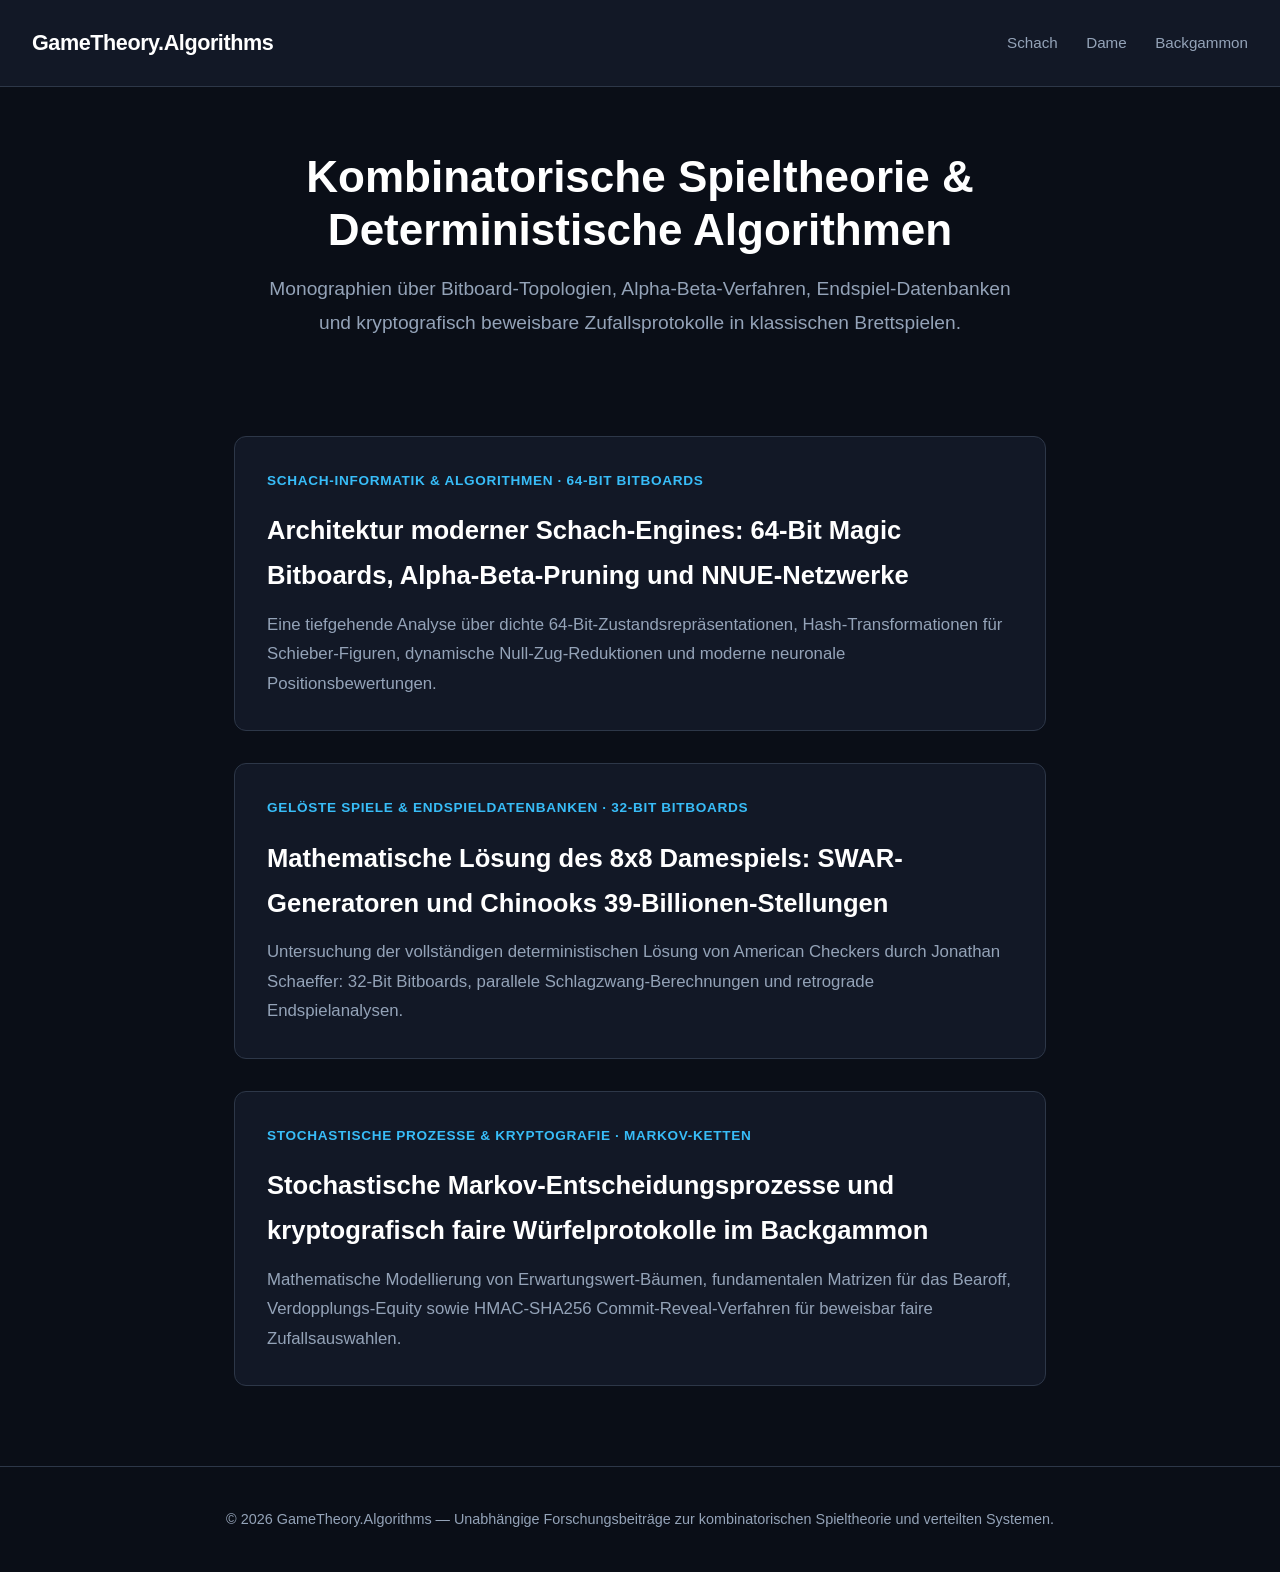
<file: index.html>
<!DOCTYPE html>
<html lang="de">
<head>
  <meta charset="UTF-8">
  <meta name="viewport" content="width=device-width, initial-scale=1.0">
  <title>Spieltheorie & Algorithmische Spielanalyse: Schach, Dame und Backgammon</title>
  <meta name="description" content="Tiefgehende mathematische und algorithmische Abhandlungen über Schach-Engines, gelöste Damespiele und stochastische Markov-Entscheidungsprozesse im Backgammon.">
  <link rel="stylesheet" href="./style.css">
</head>
<body>
  <header>
    <a href="./" class="logo">GameTheory.Algorithms</a>
    <nav>
      <a href="./schach-engine-architektur/">Schach</a>
      <a href="./dame-algorithmen-chinook/">Dame</a>
      <a href="./backgammon-stochastik-faire-wuerfel/">Backgammon</a>
    </nav>
  </header>

  <section class="hero">
    <h1>Kombinatorische Spieltheorie & Deterministische Algorithmen</h1>
    <p>Monographien über Bitboard-Topologien, Alpha-Beta-Verfahren, Endspiel-Datenbanken und kryptografisch beweisbare Zufallsprotokolle in klassischen Brettspielen.</p>
  </section>

  <main class="container">
    <div class="article-list">
      
      <div class="article-card">
        <div class="meta">Schach-Informatik & Algorithmen · 64-Bit Bitboards</div>
        <h2><a href="./schach-engine-architektur/">Architektur moderner Schach-Engines: 64-Bit Magic Bitboards, Alpha-Beta-Pruning und NNUE-Netzwerke</a></h2>
        <p>Eine tiefgehende Analyse über dichte 64-Bit-Zustandsrepräsentationen, Hash-Transformationen für Schieber-Figuren, dynamische Null-Zug-Reduktionen und moderne neuronale Positionsbewertungen.</p>
      </div>

      <div class="article-card">
        <div class="meta">Gelöste Spiele & Endspieldatenbanken · 32-Bit Bitboards</div>
        <h2><a href="./dame-algorithmen-chinook/">Mathematische Lösung des 8x8 Damespiels: SWAR-Generatoren und Chinooks 39-Billionen-Stellungen</a></h2>
        <p>Untersuchung der vollständigen deterministischen Lösung von American Checkers durch Jonathan Schaeffer: 32-Bit Bitboards, parallele Schlagzwang-Berechnungen und retrograde Endspielanalysen.</p>
      </div>

      <div class="article-card">
        <div class="meta">Stochastische Prozesse & Kryptografie · Markov-Ketten</div>
        <h2><a href="./backgammon-stochastik-faire-wuerfel/">Stochastische Markov-Entscheidungsprozesse und kryptografisch faire Würfelprotokolle im Backgammon</a></h2>
        <p>Mathematische Modellierung von Erwartungswert-Bäumen, fundamentalen Matrizen für das Bearoff, Verdopplungs-Equity sowie HMAC-SHA256 Commit-Reveal-Verfahren für beweisbar faire Zufallsauswahlen.</p>
      </div>

    </div>
  </main>

  <footer>
    <p>&copy; 2026 GameTheory.Algorithms — Unabhängige Forschungsbeiträge zur kombinatorischen Spieltheorie und verteilten Systemen.</p>
  </footer>
</body>
</html>
</file>
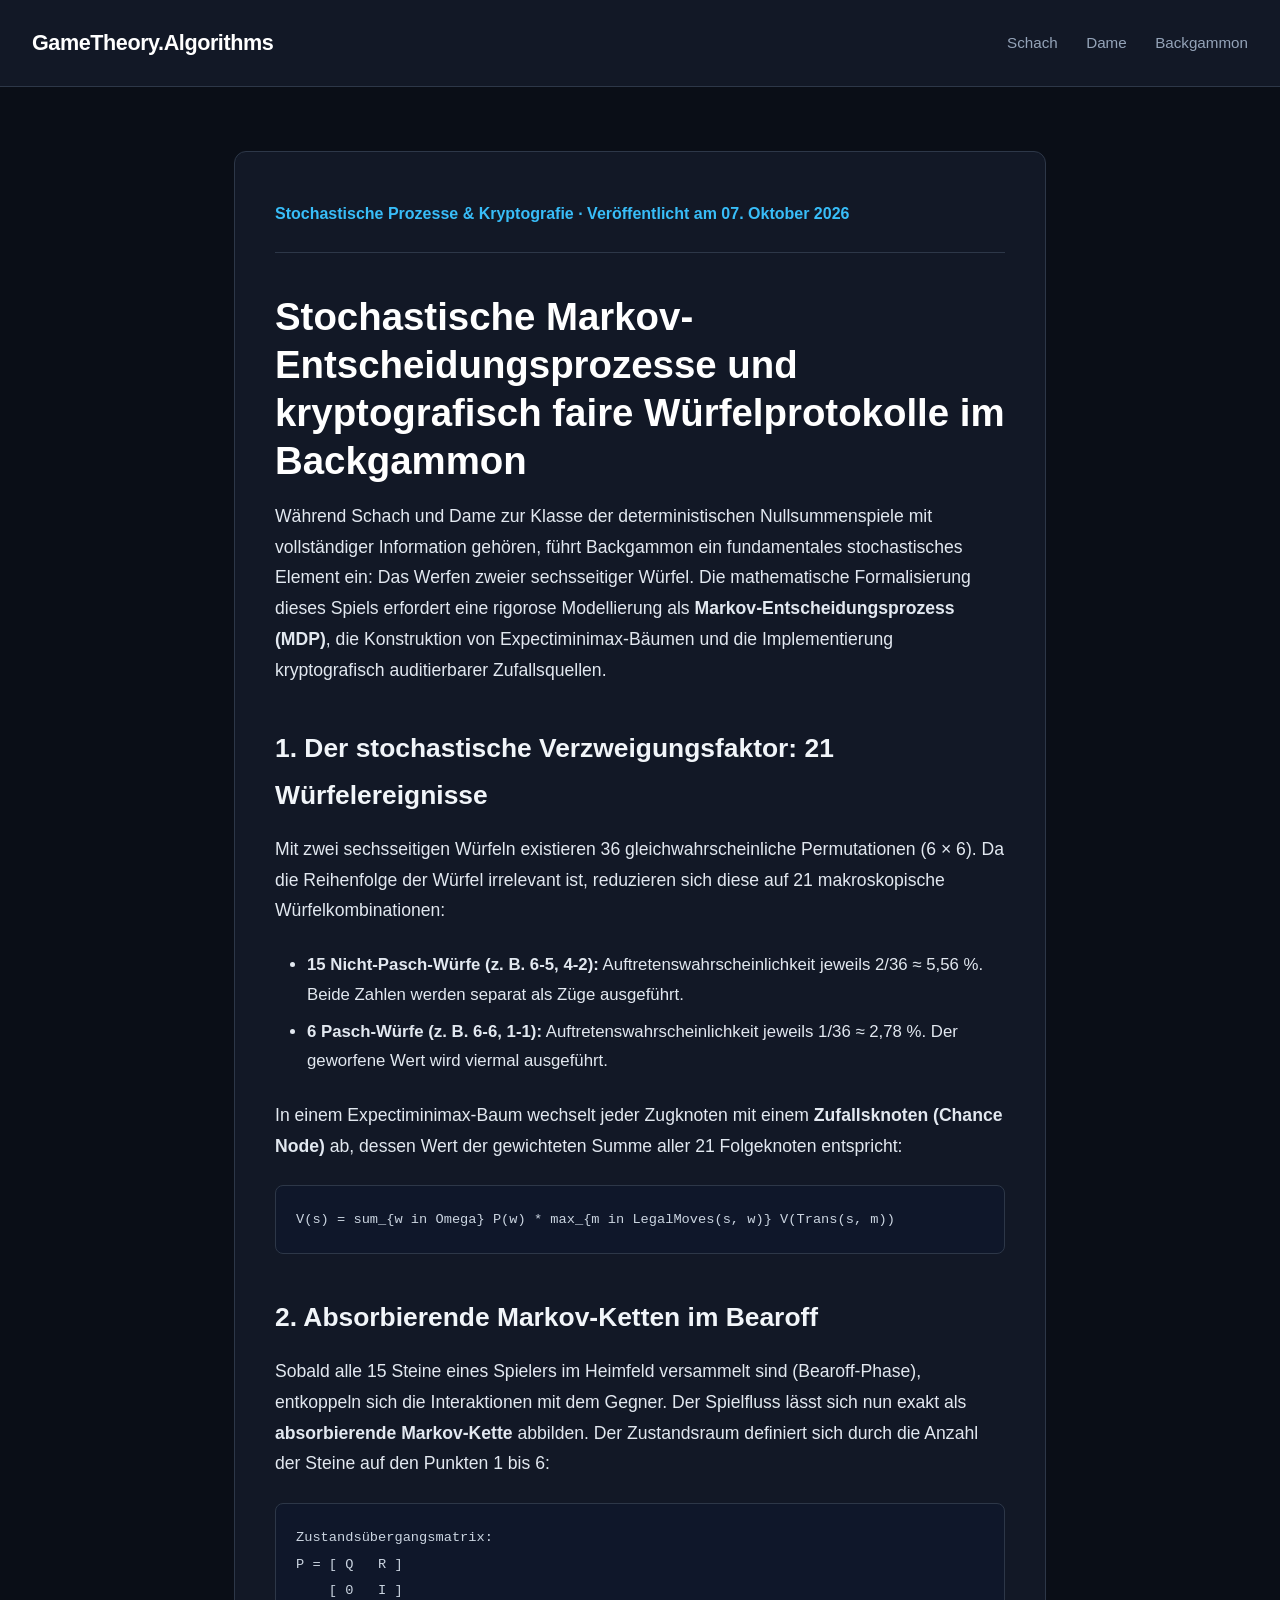
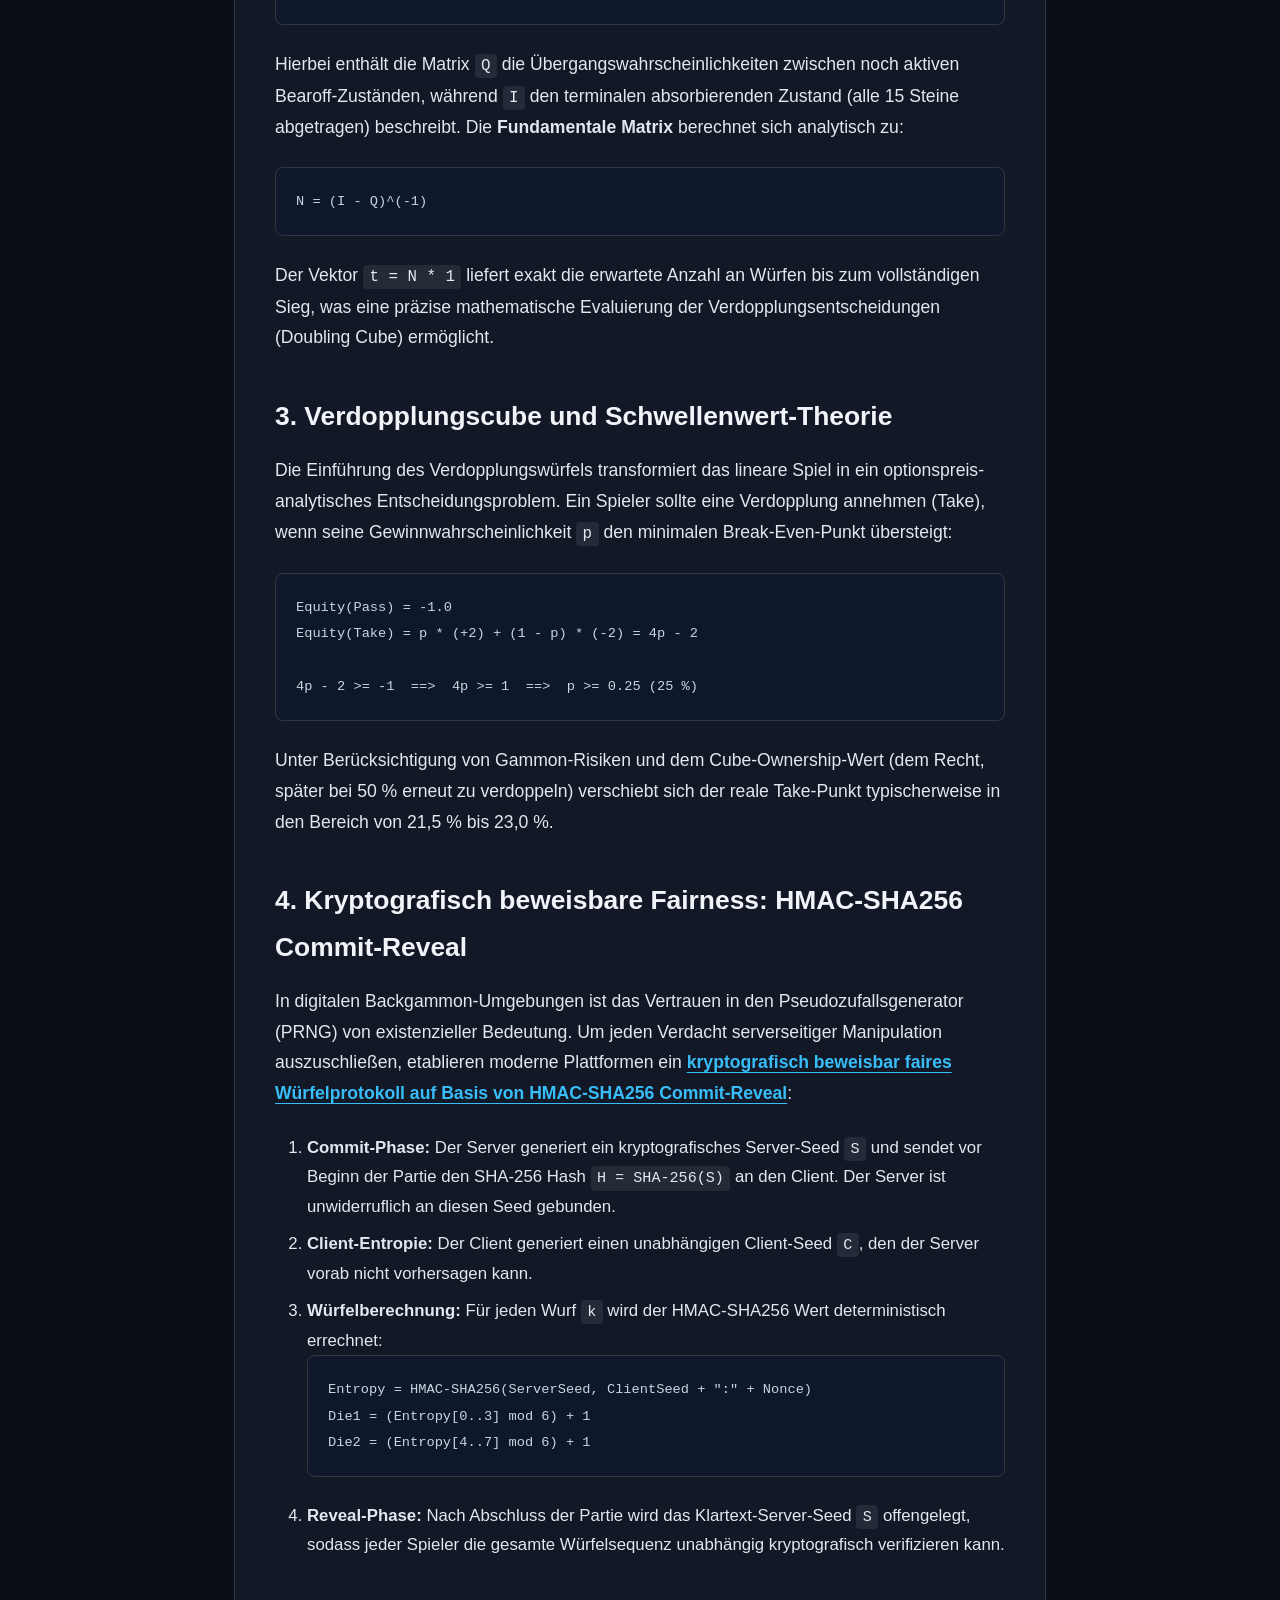
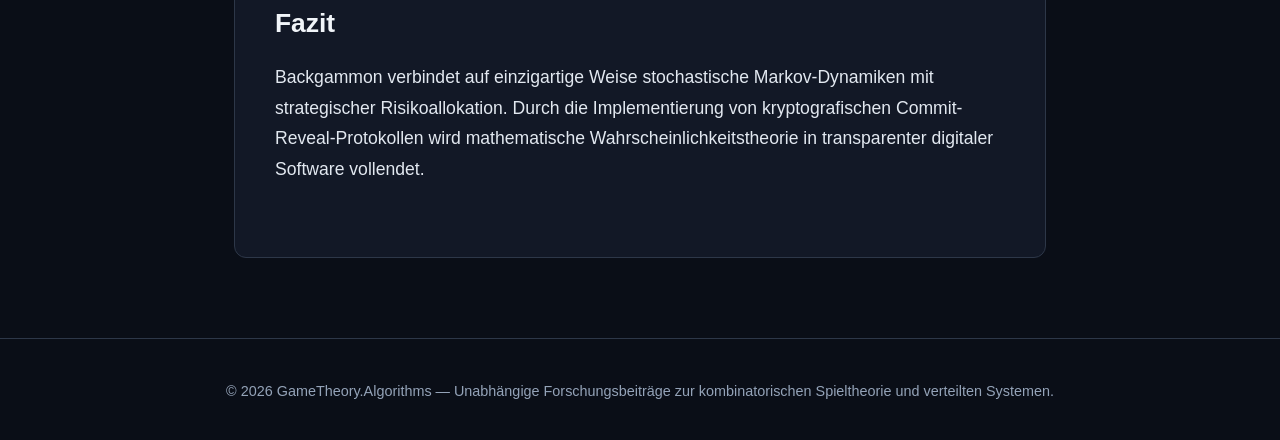
<file: backgammon-stochastik-faire-wuerfel/index.html>
<!DOCTYPE html>
<html lang="de">
<head>
  <meta charset="UTF-8">
  <meta name="viewport" content="width=device-width, initial-scale=1.0">
  <title>Stochastische Markov-Entscheidungsprozesse und kryptografisch faire Würfelprotokolle im Backgammon</title>
  <meta name="description" content="Mathematische Analyse stochastischer Spiele: Erwartungswert-Bäume, absorbierende Markov-Ketten für das Bearoff und kryptografische Commit-Reveal-Würfelsysteme im Backgammon.">
  <link rel="stylesheet" href="../style.css">
</head>
<body>
  <header>
    <a href="../" class="logo">GameTheory.Algorithms</a>
    <nav>
      <a href="../schach-engine-architektur/">Schach</a>
      <a href="../dame-algorithmen-chinook/">Dame</a>
      <a href="../backgammon-stochastik-faire-wuerfel/">Backgammon</a>
    </nav>
  </header>

  <main class="container">
    <article>
      <div class="meta">Stochastische Prozesse & Kryptografie · Veröffentlicht am 07. Oktober 2026</div>
      <h1>Stochastische Markov-Entscheidungsprozesse und kryptografisch faire Würfelprotokolle im Backgammon</h1>
      
      <p>Während Schach und Dame zur Klasse der deterministischen Nullsummenspiele mit vollständiger Information gehören, führt Backgammon ein fundamentales stochastisches Element ein: Das Werfen zweier sechsseitiger Würfel. Die mathematische Formalisierung dieses Spiels erfordert eine rigorose Modellierung als <strong>Markov-Entscheidungsprozess (MDP)</strong>, die Konstruktion von Expectiminimax-Bäumen und die Implementierung kryptografisch auditierbarer Zufallsquellen.</p>

      <h2>1. Der stochastische Verzweigungsfaktor: 21 Würfelereignisse</h2>
      <p>Mit zwei sechsseitigen Würfeln existieren 36 gleichwahrscheinliche Permutationen (6 × 6). Da die Reihenfolge der Würfel irrelevant ist, reduzieren sich diese auf 21 makroskopische Würfelkombinationen:</p>

      <ul>
        <li><strong>15 Nicht-Pasch-Würfe (z. B. 6-5, 4-2):</strong> Auftretenswahrscheinlichkeit jeweils 2/36 ≈ 5,56 %. Beide Zahlen werden separat als Züge ausgeführt.</li>
        <li><strong>6 Pasch-Würfe (z. B. 6-6, 1-1):</strong> Auftretenswahrscheinlichkeit jeweils 1/36 ≈ 2,78 %. Der geworfene Wert wird viermal ausgeführt.</li>
      </ul>

      <p>In einem Expectiminimax-Baum wechselt jeder Zugknoten mit einem <strong>Zufallsknoten (Chance Node)</strong> ab, dessen Wert der gewichteten Summe aller 21 Folgeknoten entspricht:</p>

      <pre><code>V(s) = sum_{w in Omega} P(w) * max_{m in LegalMoves(s, w)} V(Trans(s, m))</code></pre>

      <h2>2. Absorbierende Markov-Ketten im Bearoff</h2>
      <p>Sobald alle 15 Steine eines Spielers im Heimfeld versammelt sind (Bearoff-Phase), entkoppeln sich die Interaktionen mit dem Gegner. Der Spielfluss lässt sich nun exakt als <strong>absorbierende Markov-Kette</strong> abbilden. Der Zustandsraum definiert sich durch die Anzahl der Steine auf den Punkten 1 bis 6:</p>

      <pre><code>Zustandsübergangsmatrix:
P = [ Q   R ]
    [ 0   I ]</code></pre>

      <p>Hierbei enthält die Matrix <code>Q</code> die Übergangswahrscheinlichkeiten zwischen noch aktiven Bearoff-Zuständen, während <code>I</code> den terminalen absorbierenden Zustand (alle 15 Steine abgetragen) beschreibt. Die <strong>Fundamentale Matrix</strong> berechnet sich analytisch zu:</p>

      <pre><code>N = (I - Q)^(-1)</code></pre>

      <p>Der Vektor <code>t = N * 1</code> liefert exakt die erwartete Anzahl an Würfen bis zum vollständigen Sieg, was eine präzise mathematische Evaluierung der Verdopplungsentscheidungen (Doubling Cube) ermöglicht.</p>

      <h2>3. Verdopplungscube und Schwellenwert-Theorie</h2>
      <p>Die Einführung des Verdopplungswürfels transformiert das lineare Spiel in ein optionspreis-analytisches Entscheidungsproblem. Ein Spieler sollte eine Verdopplung annehmen (Take), wenn seine Gewinnwahrscheinlichkeit <code>p</code> den minimalen Break-Even-Punkt übersteigt:</p>

      <pre><code>Equity(Pass) = -1.0
Equity(Take) = p * (+2) + (1 - p) * (-2) = 4p - 2

4p - 2 >= -1  ==>  4p >= 1  ==>  p >= 0.25 (25 %)</code></pre>

      <p>Unter Berücksichtigung von Gammon-Risiken und dem Cube-Ownership-Wert (dem Recht, später bei 50 % erneut zu verdoppeln) verschiebt sich der reale Take-Punkt typischerweise in den Bereich von 21,5 % bis 23,0 %.</p>

      <h2>4. Kryptografisch beweisbare Fairness: HMAC-SHA256 Commit-Reveal</h2>
      <p>In digitalen Backgammon-Umgebungen ist das Vertrauen in den Pseudozufallsgenerator (PRNG) von existenzieller Bedeutung. Um jeden Verdacht serverseitiger Manipulation auszuschließen, etablieren moderne Plattformen ein <a href="https://boardgammon.com/fair-dice/" class="context-link">kryptografisch beweisbar faires Würfelprotokoll auf Basis von HMAC-SHA256 Commit-Reveal</a>:</p>

      <ol>
        <li><strong>Commit-Phase:</strong> Der Server generiert ein kryptografisches Server-Seed <code>S</code> und sendet vor Beginn der Partie den SHA-256 Hash <code>H = SHA-256(S)</code> an den Client. Der Server ist unwiderruflich an diesen Seed gebunden.</li>
        <li><strong>Client-Entropie:</strong> Der Client generiert einen unabhängigen Client-Seed <code>C</code>, den der Server vorab nicht vorhersagen kann.</li>
        <li><strong>Würfelberechnung:</strong> Für jeden Wurf <code>k</code> wird der HMAC-SHA256 Wert deterministisch errechnet:
          <pre><code>Entropy = HMAC-SHA256(ServerSeed, ClientSeed + ":" + Nonce)
Die1 = (Entropy[0..3] mod 6) + 1
Die2 = (Entropy[4..7] mod 6) + 1</code></pre>
        </li>
        <li><strong>Reveal-Phase:</strong> Nach Abschluss der Partie wird das Klartext-Server-Seed <code>S</code> offengelegt, sodass jeder Spieler die gesamte Würfelsequenz unabhängig kryptografisch verifizieren kann.</li>
      </ol>

      <h2>Fazit</h2>
      <p>Backgammon verbindet auf einzigartige Weise stochastische Markov-Dynamiken mit strategischer Risikoallokation. Durch die Implementierung von kryptografischen Commit-Reveal-Protokollen wird mathematische Wahrscheinlichkeitstheorie in transparenter digitaler Software vollendet.</p>
    </article>
  </main>

  <footer>
    <p>&copy; 2026 GameTheory.Algorithms — Unabhängige Forschungsbeiträge zur kombinatorischen Spieltheorie und verteilten Systemen.</p>
  </footer>
</body>
</html>
</file>
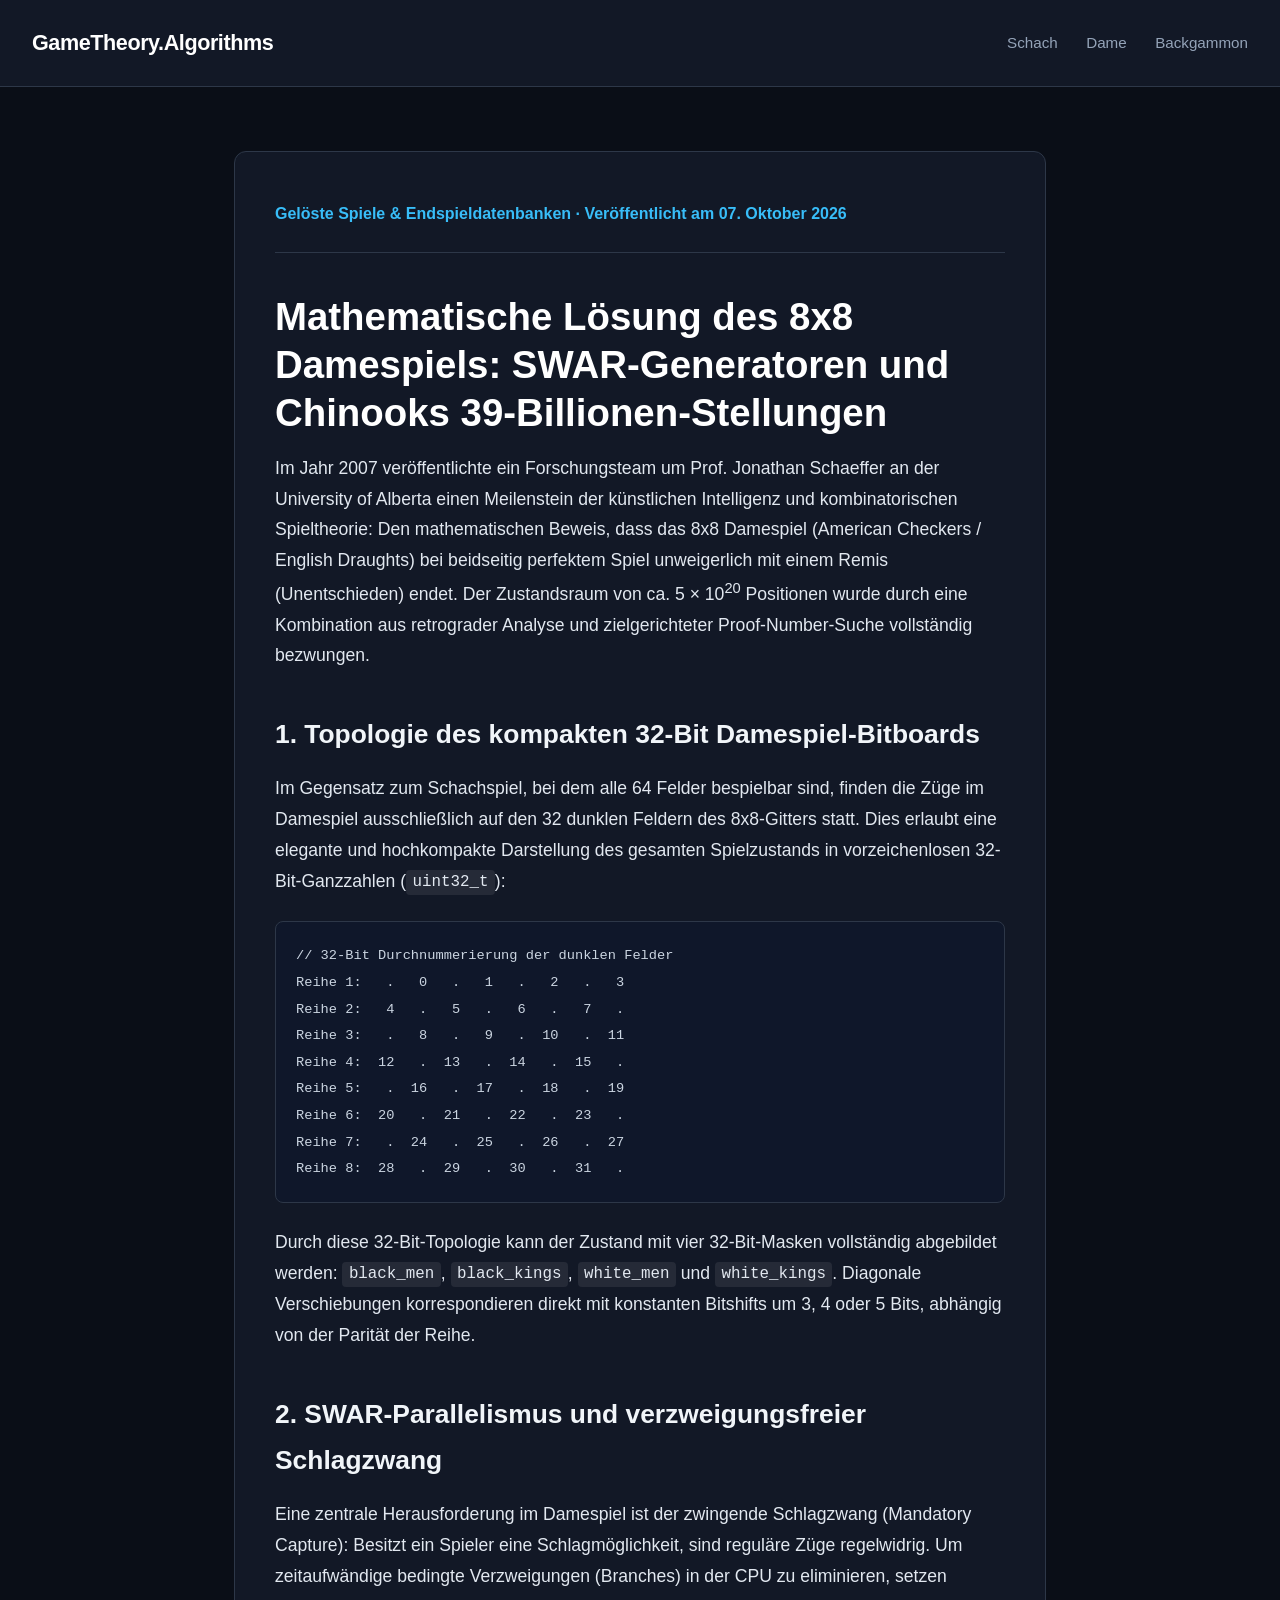
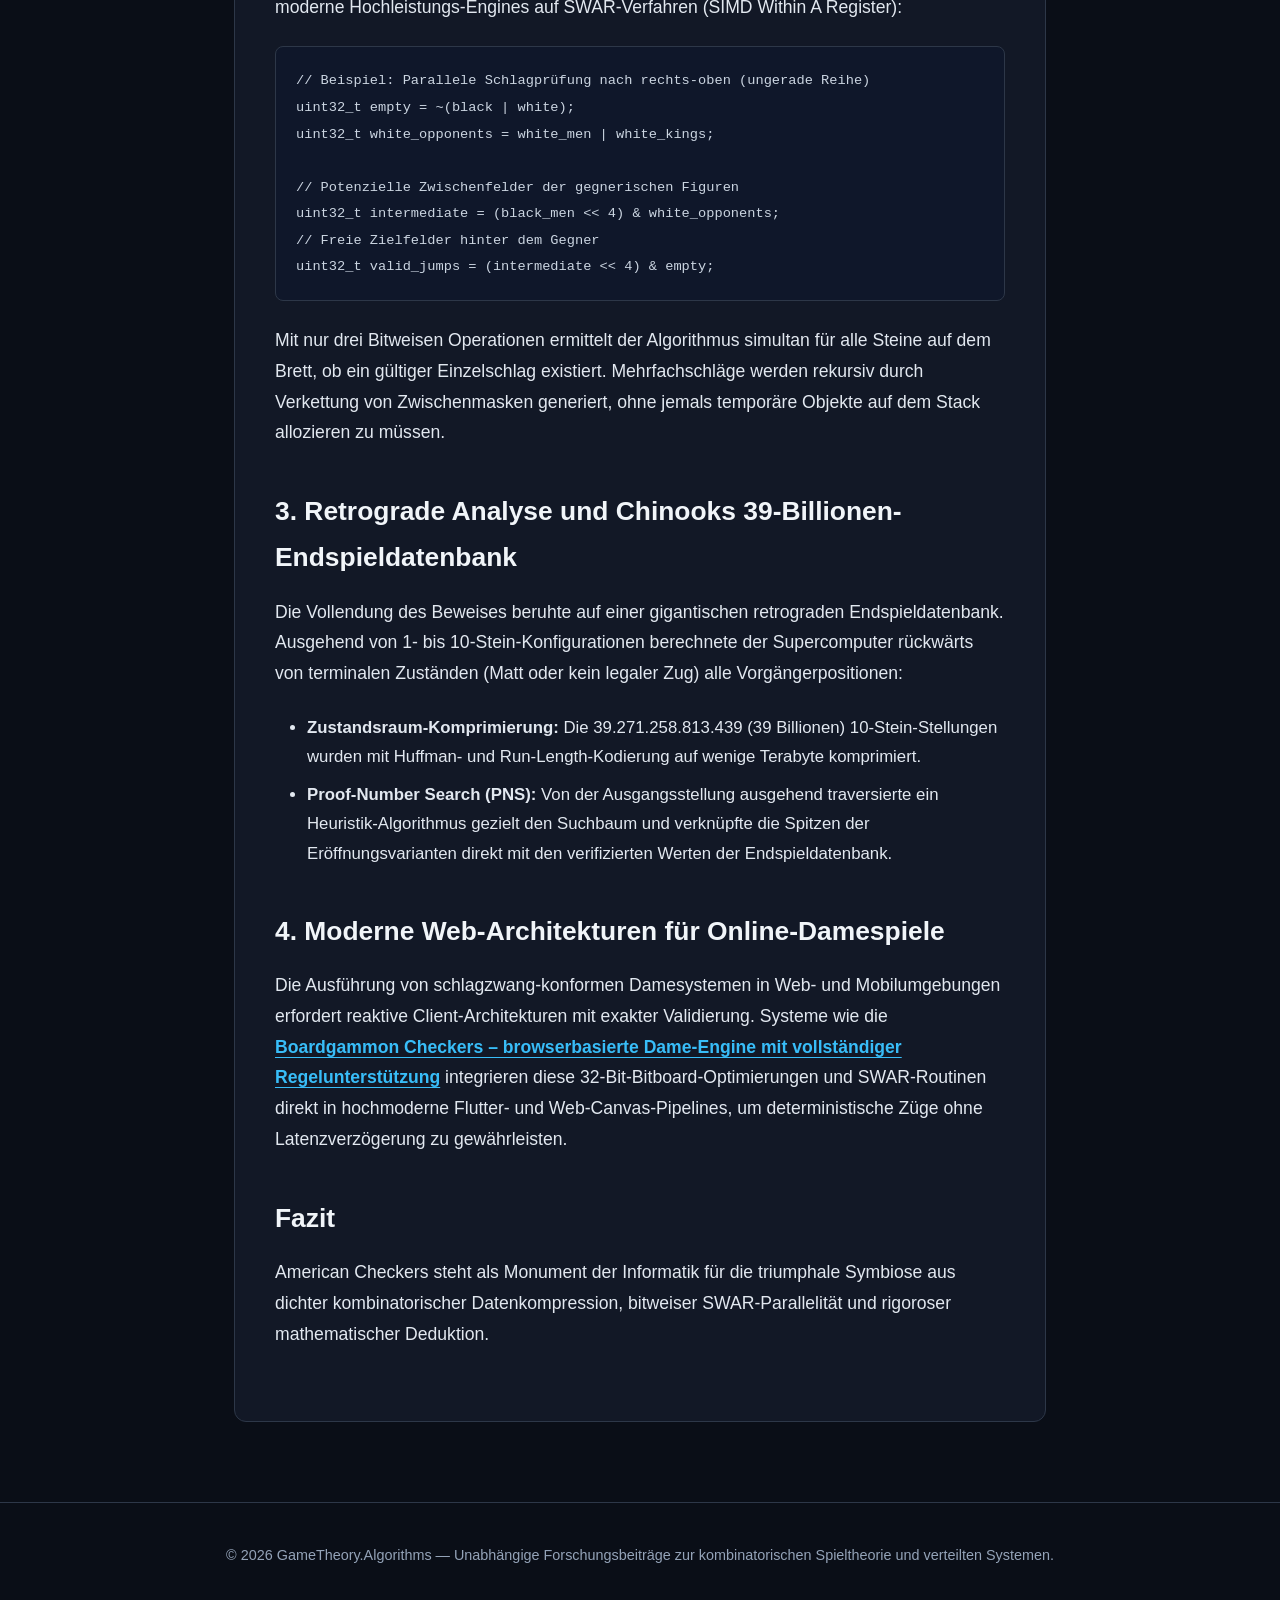
<file: dame-algorithmen-chinook/index.html>
<!DOCTYPE html>
<html lang="de">
<head>
  <meta charset="UTF-8">
  <meta name="viewport" content="width=device-width, initial-scale=1.0">
  <title>Mathematische Lösung des 8x8 Damespiels: SWAR-Generatoren und Chinooks 39-Billionen-Stellungen</title>
  <meta name="description" content="Analyse der mathematischen Lösung von American Checkers durch Jonathan Schaeffer: 32-Bit Bitboards, SWAR-Movegen, Proof-Number-Search und Chinook-Endspieldatenbanken.">
  <link rel="stylesheet" href="../style.css">
</head>
<body>
  <header>
    <a href="../" class="logo">GameTheory.Algorithms</a>
    <nav>
      <a href="../schach-engine-architektur/">Schach</a>
      <a href="../dame-algorithmen-chinook/">Dame</a>
      <a href="../backgammon-stochastik-faire-wuerfel/">Backgammon</a>
    </nav>
  </header>

  <main class="container">
    <article>
      <div class="meta">Gelöste Spiele & Endspieldatenbanken · Veröffentlicht am 07. Oktober 2026</div>
      <h1>Mathematische Lösung des 8x8 Damespiels: SWAR-Generatoren und Chinooks 39-Billionen-Stellungen</h1>
      
      <p>Im Jahr 2007 veröffentlichte ein Forschungsteam um Prof. Jonathan Schaeffer an der University of Alberta einen Meilenstein der künstlichen Intelligenz und kombinatorischen Spieltheorie: Den mathematischen Beweis, dass das 8x8 Damespiel (American Checkers / English Draughts) bei beidseitig perfektem Spiel unweigerlich mit einem Remis (Unentschieden) endet. Der Zustandsraum von ca. 5 × 10<sup>20</sup> Positionen wurde durch eine Kombination aus retrograder Analyse und zielgerichteter Proof-Number-Suche vollständig bezwungen.</p>

      <h2>1. Topologie des kompakten 32-Bit Damespiel-Bitboards</h2>
      <p>Im Gegensatz zum Schachspiel, bei dem alle 64 Felder bespielbar sind, finden die Züge im Damespiel ausschließlich auf den 32 dunklen Feldern des 8x8-Gitters statt. Dies erlaubt eine elegante und hochkompakte Darstellung des gesamten Spielzustands in vorzeichenlosen 32-Bit-Ganzzahlen (<code>uint32_t</code>):</p>

      <pre><code>// 32-Bit Durchnummerierung der dunklen Felder
Reihe 1:   .   0   .   1   .   2   .   3
Reihe 2:   4   .   5   .   6   .   7   .
Reihe 3:   .   8   .   9   .  10   .  11
Reihe 4:  12   .  13   .  14   .  15   .
Reihe 5:   .  16   .  17   .  18   .  19
Reihe 6:  20   .  21   .  22   .  23   .
Reihe 7:   .  24   .  25   .  26   .  27
Reihe 8:  28   .  29   .  30   .  31   .</code></pre>

      <p>Durch diese 32-Bit-Topologie kann der Zustand mit vier 32-Bit-Masken vollständig abgebildet werden: <code>black_men</code>, <code>black_kings</code>, <code>white_men</code> und <code>white_kings</code>. Diagonale Verschiebungen korrespondieren direkt mit konstanten Bitshifts um 3, 4 oder 5 Bits, abhängig von der Parität der Reihe.</p>

      <h2>2. SWAR-Parallelismus und verzweigungsfreier Schlagzwang</h2>
      <p>Eine zentrale Herausforderung im Damespiel ist der zwingende Schlagzwang (Mandatory Capture): Besitzt ein Spieler eine Schlagmöglichkeit, sind reguläre Züge regelwidrig. Um zeitaufwändige bedingte Verzweigungen (Branches) in der CPU zu eliminieren, setzen moderne Hochleistungs-Engines auf SWAR-Verfahren (SIMD Within A Register):</p>

      <pre><code>// Beispiel: Parallele Schlagprüfung nach rechts-oben (ungerade Reihe)
uint32_t empty = ~(black | white);
uint32_t white_opponents = white_men | white_kings;

// Potenzielle Zwischenfelder der gegnerischen Figuren
uint32_t intermediate = (black_men << 4) & white_opponents;
// Freie Zielfelder hinter dem Gegner
uint32_t valid_jumps = (intermediate << 4) & empty;</code></pre>

      <p>Mit nur drei Bitweisen Operationen ermittelt der Algorithmus simultan für alle Steine auf dem Brett, ob ein gültiger Einzelschlag existiert. Mehrfachschläge werden rekursiv durch Verkettung von Zwischenmasken generiert, ohne jemals temporäre Objekte auf dem Stack allozieren zu müssen.</p>

      <h2>3. Retrograde Analyse und Chinooks 39-Billionen-Endspieldatenbank</h2>
      <p>Die Vollendung des Beweises beruhte auf einer gigantischen retrograden Endspieldatenbank. Ausgehend von 1- bis 10-Stein-Konfigurationen berechnete der Supercomputer rückwärts von terminalen Zuständen (Matt oder kein legaler Zug) alle Vorgängerpositionen:</p>

      <ul>
        <li><strong>Zustandsraum-Komprimierung:</strong> Die 39.271.258.813.439 (39 Billionen) 10-Stein-Stellungen wurden mit Huffman- und Run-Length-Kodierung auf wenige Terabyte komprimiert.</li>
        <li><strong>Proof-Number Search (PNS):</strong> Von der Ausgangsstellung ausgehend traversierte ein Heuristik-Algorithmus gezielt den Suchbaum und verknüpfte die Spitzen der Eröffnungsvarianten direkt mit den verifizierten Werten der Endspieldatenbank.</li>
      </ul>

      <h2>4. Moderne Web-Architekturen für Online-Damespiele</h2>
      <p>Die Ausführung von schlagzwang-konformen Damesystemen in Web- und Mobilumgebungen erfordert reaktive Client-Architekturen mit exakter Validierung. Systeme wie die <a href="https://boardgammon.com/checkers/play/" class="context-link">Boardgammon Checkers – browserbasierte Dame-Engine mit vollständiger Regelunterstützung</a> integrieren diese 32-Bit-Bitboard-Optimierungen und SWAR-Routinen direkt in hochmoderne Flutter- und Web-Canvas-Pipelines, um deterministische Züge ohne Latenzverzögerung zu gewährleisten.</p>

      <h2>Fazit</h2>
      <p>American Checkers steht als Monument der Informatik für die triumphale Symbiose aus dichter kombinatorischer Datenkompression, bitweiser SWAR-Parallelität und rigoroser mathematischer Deduktion.</p>
    </article>
  </main>

  <footer>
    <p>&copy; 2026 GameTheory.Algorithms — Unabhängige Forschungsbeiträge zur kombinatorischen Spieltheorie und verteilten Systemen.</p>
  </footer>
</body>
</html>
</file>
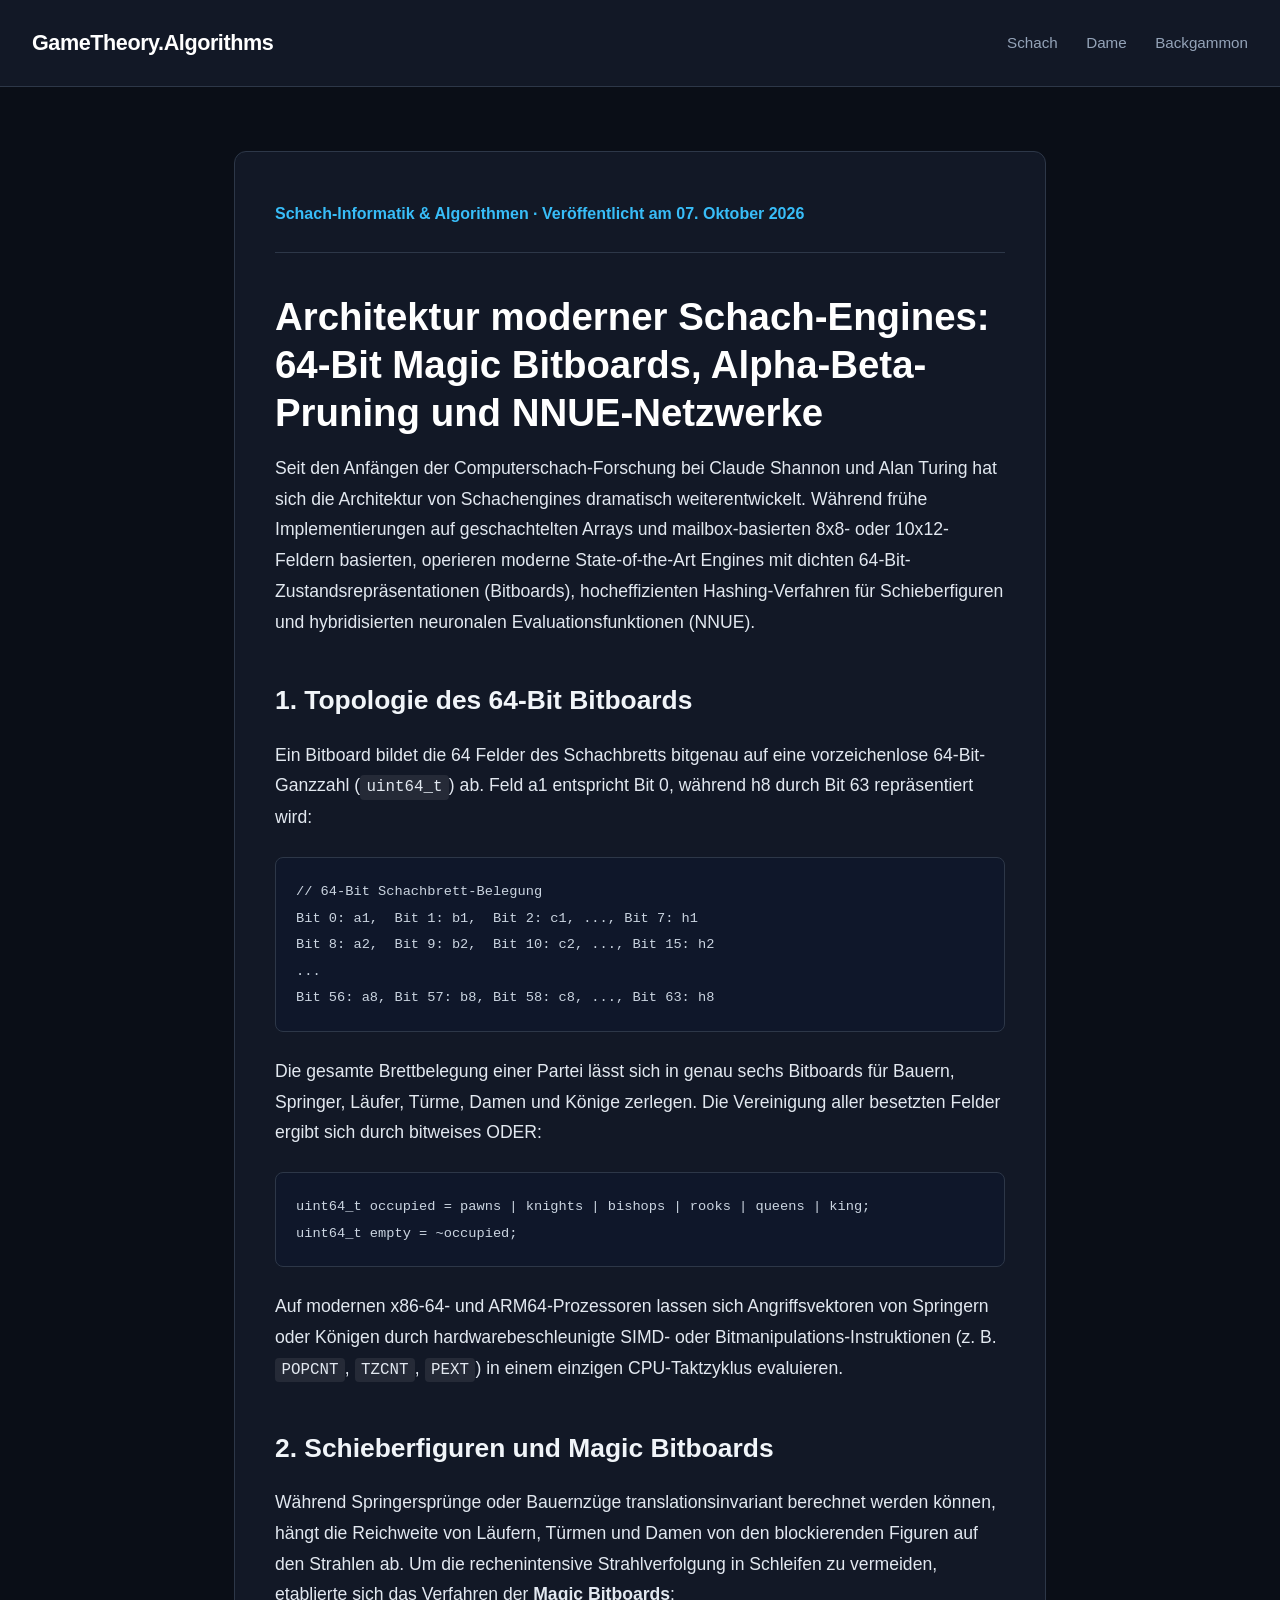
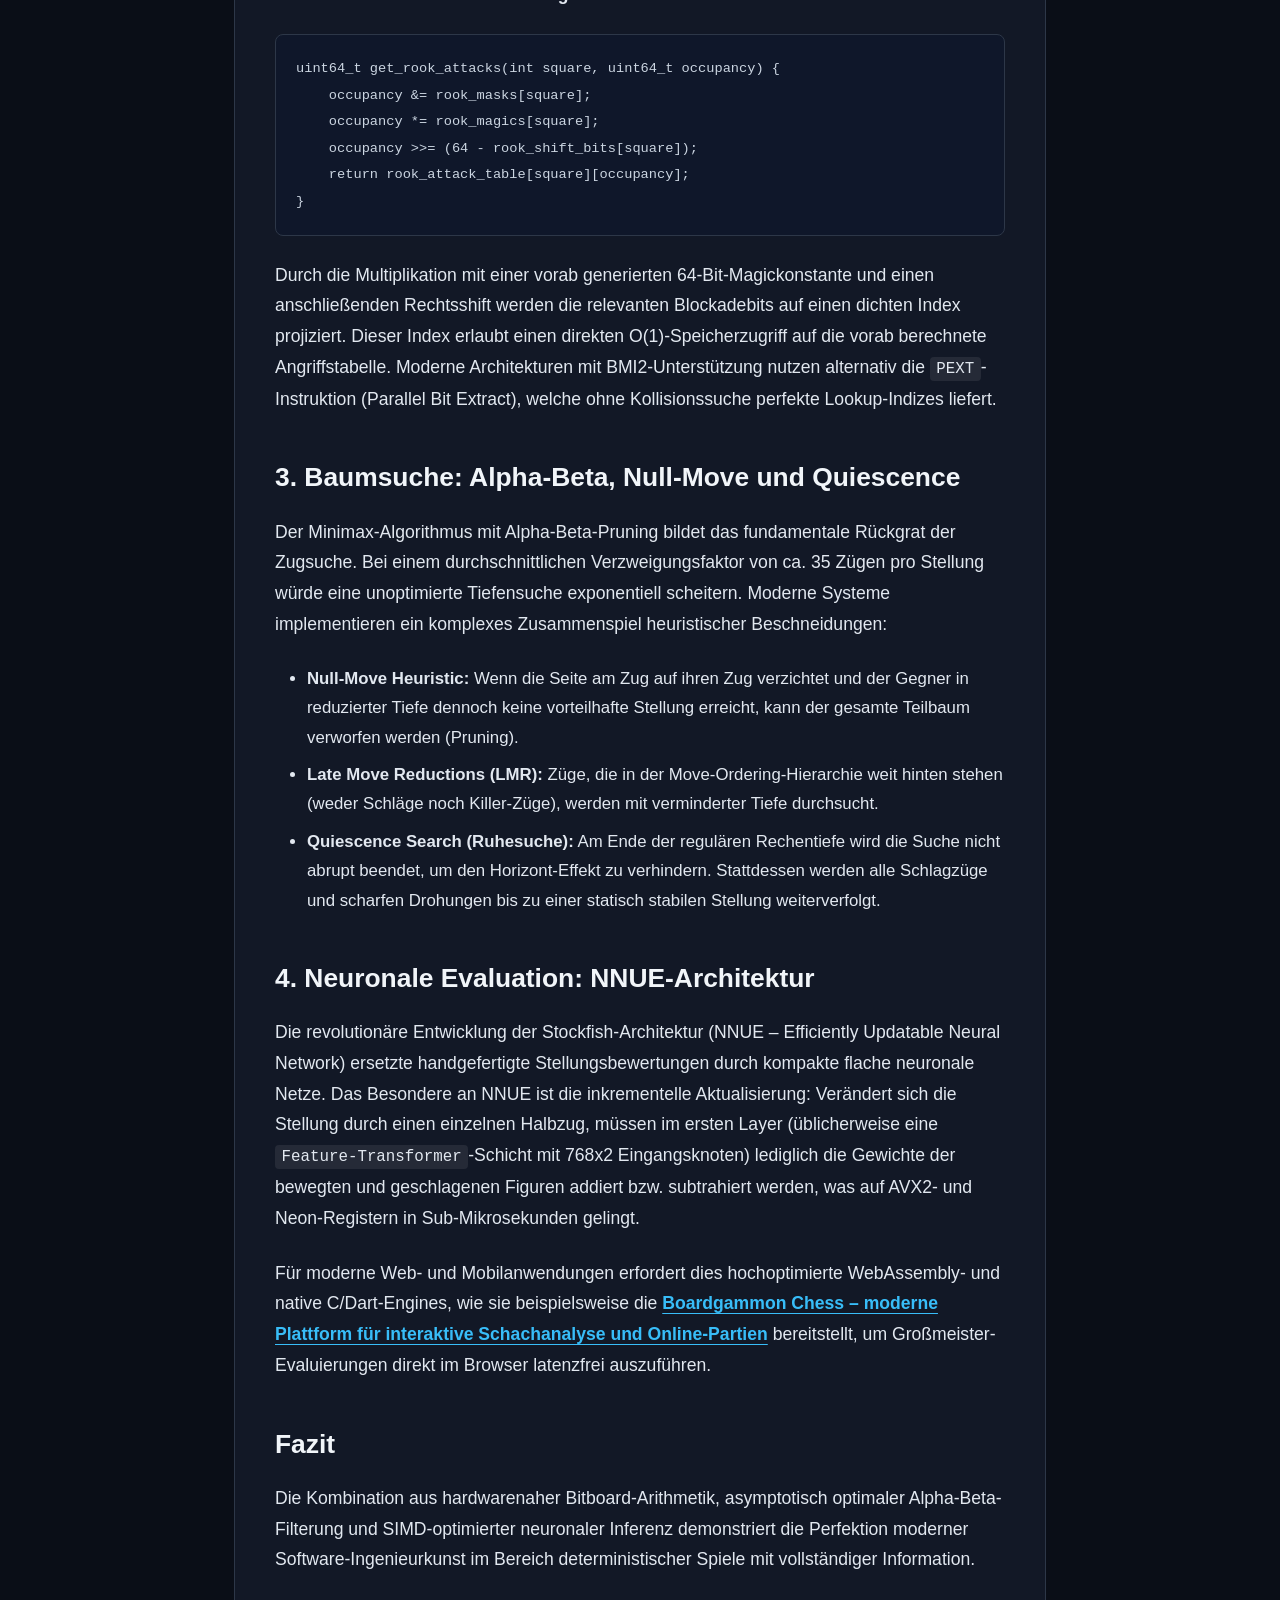
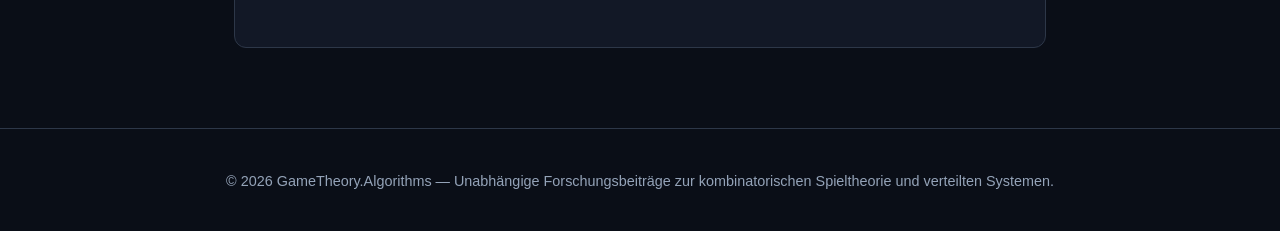
<file: schach-engine-architektur/index.html>
<!DOCTYPE html>
<html lang="de">
<head>
  <meta charset="UTF-8">
  <meta name="viewport" content="width=device-width, initial-scale=1.0">
  <title>Architektur moderner Schach-Engines: 64-Bit Magic Bitboards, Alpha-Beta-Pruning und NNUE-Netzwerke</title>
  <meta name="description" content="Detaillierte Analyse der Softwarearchitektur moderner Schachengines: 64-Bit Bitboards, Magic Bitboards Hashing, Alpha-Beta-Optimierungen und NNUE-Evaluierung.">
  <link rel="stylesheet" href="../style.css">
</head>
<body>
  <header>
    <a href="../" class="logo">GameTheory.Algorithms</a>
    <nav>
      <a href="../schach-engine-architektur/">Schach</a>
      <a href="../dame-algorithmen-chinook/">Dame</a>
      <a href="../backgammon-stochastik-faire-wuerfel/">Backgammon</a>
    </nav>
  </header>

  <main class="container">
    <article>
      <div class="meta">Schach-Informatik & Algorithmen · Veröffentlicht am 07. Oktober 2026</div>
      <h1>Architektur moderner Schach-Engines: 64-Bit Magic Bitboards, Alpha-Beta-Pruning und NNUE-Netzwerke</h1>
      
      <p>Seit den Anfängen der Computerschach-Forschung bei Claude Shannon und Alan Turing hat sich die Architektur von Schachengines dramatisch weiterentwickelt. Während frühe Implementierungen auf geschachtelten Arrays und mailbox-basierten 8x8- oder 10x12-Feldern basierten, operieren moderne State-of-the-Art Engines mit dichten 64-Bit-Zustandsrepräsentationen (Bitboards), hocheffizienten Hashing-Verfahren für Schieberfiguren und hybridisierten neuronalen Evaluationsfunktionen (NNUE).</p>

      <h2>1. Topologie des 64-Bit Bitboards</h2>
      <p>Ein Bitboard bildet die 64 Felder des Schachbretts bitgenau auf eine vorzeichenlose 64-Bit-Ganzzahl (<code>uint64_t</code>) ab. Feld a1 entspricht Bit 0, während h8 durch Bit 63 repräsentiert wird:</p>

      <pre><code>// 64-Bit Schachbrett-Belegung
Bit 0: a1,  Bit 1: b1,  Bit 2: c1, ..., Bit 7: h1
Bit 8: a2,  Bit 9: b2,  Bit 10: c2, ..., Bit 15: h2
...
Bit 56: a8, Bit 57: b8, Bit 58: c8, ..., Bit 63: h8</code></pre>

      <p>Die gesamte Brettbelegung einer Partei lässt sich in genau sechs Bitboards für Bauern, Springer, Läufer, Türme, Damen und Könige zerlegen. Die Vereinigung aller besetzten Felder ergibt sich durch bitweises ODER:</p>

      <pre><code>uint64_t occupied = pawns | knights | bishops | rooks | queens | king;
uint64_t empty = ~occupied;</code></pre>

      <p>Auf modernen x86-64- und ARM64-Prozessoren lassen sich Angriffsvektoren von Springern oder Königen durch hardwarebeschleunigte SIMD- oder Bitmanipulations-Instruktionen (z. B. <code>POPCNT</code>, <code>TZCNT</code>, <code>PEXT</code>) in einem einzigen CPU-Taktzyklus evaluieren.</p>

      <h2>2. Schieberfiguren und Magic Bitboards</h2>
      <p>Während Springersprünge oder Bauernzüge translationsinvariant berechnet werden können, hängt die Reichweite von Läufern, Türmen und Damen von den blockierenden Figuren auf den Strahlen ab. Um die rechenintensive Strahlverfolgung in Schleifen zu vermeiden, etablierte sich das Verfahren der <strong>Magic Bitboards</strong>:</p>

      <pre><code>uint64_t get_rook_attacks(int square, uint64_t occupancy) {
    occupancy &= rook_masks[square];
    occupancy *= rook_magics[square];
    occupancy >>= (64 - rook_shift_bits[square]);
    return rook_attack_table[square][occupancy];
}</code></pre>

      <p>Durch die Multiplikation mit einer vorab generierten 64-Bit-Magickonstante und einen anschließenden Rechtsshift werden die relevanten Blockadebits auf einen dichten Index projiziert. Dieser Index erlaubt einen direkten O(1)-Speicherzugriff auf die vorab berechnete Angriffstabelle. Moderne Architekturen mit BMI2-Unterstützung nutzen alternativ die <code>PEXT</code>-Instruktion (Parallel Bit Extract), welche ohne Kollisionssuche perfekte Lookup-Indizes liefert.</p>

      <h2>3. Baumsuche: Alpha-Beta, Null-Move und Quiescence</h2>
      <p>Der Minimax-Algorithmus mit Alpha-Beta-Pruning bildet das fundamentale Rückgrat der Zugsuche. Bei einem durchschnittlichen Verzweigungsfaktor von ca. 35 Zügen pro Stellung würde eine unoptimierte Tiefensuche exponentiell scheitern. Moderne Systeme implementieren ein komplexes Zusammenspiel heuristischer Beschneidungen:</p>

      <ul>
        <li><strong>Null-Move Heuristic:</strong> Wenn die Seite am Zug auf ihren Zug verzichtet und der Gegner in reduzierter Tiefe dennoch keine vorteilhafte Stellung erreicht, kann der gesamte Teilbaum verworfen werden (Pruning).</li>
        <li><strong>Late Move Reductions (LMR):</strong> Züge, die in der Move-Ordering-Hierarchie weit hinten stehen (weder Schläge noch Killer-Züge), werden mit verminderter Tiefe durchsucht.</li>
        <li><strong>Quiescence Search (Ruhesuche):</strong> Am Ende der regulären Rechentiefe wird die Suche nicht abrupt beendet, um den Horizont-Effekt zu verhindern. Stattdessen werden alle Schlagzüge und scharfen Drohungen bis zu einer statisch stabilen Stellung weiterverfolgt.</li>
      </ul>

      <h2>4. Neuronale Evaluation: NNUE-Architektur</h2>
      <p>Die revolutionäre Entwicklung der Stockfish-Architektur (NNUE – Efficiently Updatable Neural Network) ersetzte handgefertigte Stellungsbewertungen durch kompakte flache neuronale Netze. Das Besondere an NNUE ist die inkrementelle Aktualisierung: Verändert sich die Stellung durch einen einzelnen Halbzug, müssen im ersten Layer (üblicherweise eine <code>Feature-Transformer</code>-Schicht mit 768x2 Eingangsknoten) lediglich die Gewichte der bewegten und geschlagenen Figuren addiert bzw. subtrahiert werden, was auf AVX2- und Neon-Registern in Sub-Mikrosekunden gelingt.</p>

      <p>Für moderne Web- und Mobilanwendungen erfordert dies hochoptimierte WebAssembly- und native C/Dart-Engines, wie sie beispielsweise die <a href="https://boardgammon.com/chess/" class="context-link">Boardgammon Chess – moderne Plattform für interaktive Schachanalyse und Online-Partien</a> bereitstellt, um Großmeister-Evaluierungen direkt im Browser latenzfrei auszuführen.</p>

      <h2>Fazit</h2>
      <p>Die Kombination aus hardwarenaher Bitboard-Arithmetik, asymptotisch optimaler Alpha-Beta-Filterung und SIMD-optimierter neuronaler Inferenz demonstriert die Perfektion moderner Software-Ingenieurkunst im Bereich deterministischer Spiele mit vollständiger Information.</p>
    </article>
  </main>

  <footer>
    <p>&copy; 2026 GameTheory.Algorithms — Unabhängige Forschungsbeiträge zur kombinatorischen Spieltheorie und verteilten Systemen.</p>
  </footer>
</body>
</html>
</file>
<file: style.css>
:root {
  --bg-primary: #0a0e17;
  --bg-secondary: #121826;
  --bg-card: #1a2236;
  --text-main: #e2e8f0;
  --text-muted: #94a3b8;
  --accent: #38bdf8;
  --accent-hover: #0ea5e9;
  --border: #2d3748;
  --code-bg: #0f172a;
}

* {
  box-sizing: border-box;
  margin: 0;
  padding: 0;
}

body {
  font-family: -apple-system, BlinkMacSystemFont, "Segoe UI", Roboto, "Helvetica Neue", Arial, sans-serif;
  background-color: var(--bg-primary);
  color: var(--text-main);
  line-height: 1.75;
  padding: 0;
  margin: 0;
}

header {
  background: var(--bg-secondary);
  border-bottom: 1px solid var(--border);
  padding: 1.5rem 2rem;
  display: flex;
  justify-content: space-between;
  align-items: center;
}

header .logo {
  font-size: 1.35rem;
  font-weight: 700;
  color: #fff;
  text-decoration: none;
  letter-spacing: -0.02em;
}

header nav a {
  color: var(--text-muted);
  text-decoration: none;
  margin-left: 1.5rem;
  font-size: 0.95rem;
  transition: color 0.2s;
}

header nav a:hover {
  color: var(--accent);
}

.hero {
  max-width: 900px;
  margin: 4rem auto 2rem;
  padding: 0 1.5rem;
  text-align: center;
}

.hero h1 {
  font-size: 2.75rem;
  font-weight: 800;
  color: #fff;
  line-height: 1.2;
  margin-bottom: 1rem;
}

.hero p {
  font-size: 1.2rem;
  color: var(--text-muted);
  max-width: 750px;
  margin: 0 auto 2rem;
}

.container {
  max-width: 860px;
  margin: 0 auto;
  padding: 2rem 1.5rem 5rem;
}

.article-list {
  display: flex;
  flex-direction: column;
  gap: 2rem;
  margin-top: 2rem;
}

.article-card {
  background: var(--bg-secondary);
  border: 1px solid var(--border);
  border-radius: 12px;
  padding: 2rem;
  transition: transform 0.2s, border-color 0.2s;
}

.article-card:hover {
  transform: translateY(-2px);
  border-color: var(--accent);
}

.article-card h2 {
  font-size: 1.6rem;
  margin-bottom: 0.75rem;
}

.article-card h2 a {
  color: #fff;
  text-decoration: none;
  transition: color 0.2s;
}

.article-card h2 a:hover {
  color: var(--accent);
}

.article-card .meta {
  font-size: 0.85rem;
  color: var(--accent);
  text-transform: uppercase;
  letter-spacing: 0.05em;
  margin-bottom: 1rem;
  font-weight: 600;
}

.article-card p {
  color: var(--text-muted);
  font-size: 1.05rem;
}

article {
  background: var(--bg-secondary);
  border: 1px solid var(--border);
  border-radius: 12px;
  padding: 3rem 2.5rem;
  margin-top: 2rem;
}

article h1 {
  font-size: 2.4rem;
  line-height: 1.25;
  color: #fff;
  margin-bottom: 1rem;
}

article .meta {
  color: var(--accent);
  font-weight: 600;
  margin-bottom: 2.5rem;
  padding-bottom: 1.5rem;
  border-bottom: 1px solid var(--border);
}

article h2 {
  font-size: 1.65rem;
  color: #f1f5f9;
  margin-top: 2.5rem;
  margin-bottom: 1rem;
}

article h3 {
  font-size: 1.3rem;
  color: #e2e8f0;
  margin-top: 1.75rem;
  margin-bottom: 0.75rem;
}

article p {
  margin-bottom: 1.5rem;
  font-size: 1.1rem;
}

article ul, article ol {
  margin-bottom: 1.5rem;
  padding-left: 2rem;
}

article li {
  margin-bottom: 0.5rem;
  font-size: 1.05rem;
}

pre, code {
  font-family: ui-monospace, SFMono-Regular, Menlo, Monaco, Consolas, monospace;
}

pre {
  background: var(--code-bg);
  border: 1px solid var(--border);
  border-radius: 8px;
  padding: 1.25rem;
  overflow-x: auto;
  margin-bottom: 1.5rem;
  font-size: 0.95rem;
  color: #cbd5e1;
}

code {
  background: rgba(255, 255, 255, 0.08);
  padding: 0.2rem 0.4rem;
  border-radius: 4px;
  font-size: 0.9em;
}

pre code {
  background: transparent;
  padding: 0;
}

a.context-link {
  color: var(--accent);
  text-decoration: underline;
  text-underline-offset: 4px;
  font-weight: 600;
  transition: color 0.2s;
}

a.context-link:hover {
  color: #7dd3fc;
}

footer {
  border-top: 1px solid var(--border);
  padding: 2.5rem 1.5rem;
  text-align: center;
  color: var(--text-muted);
  font-size: 0.9rem;
}
</file>
